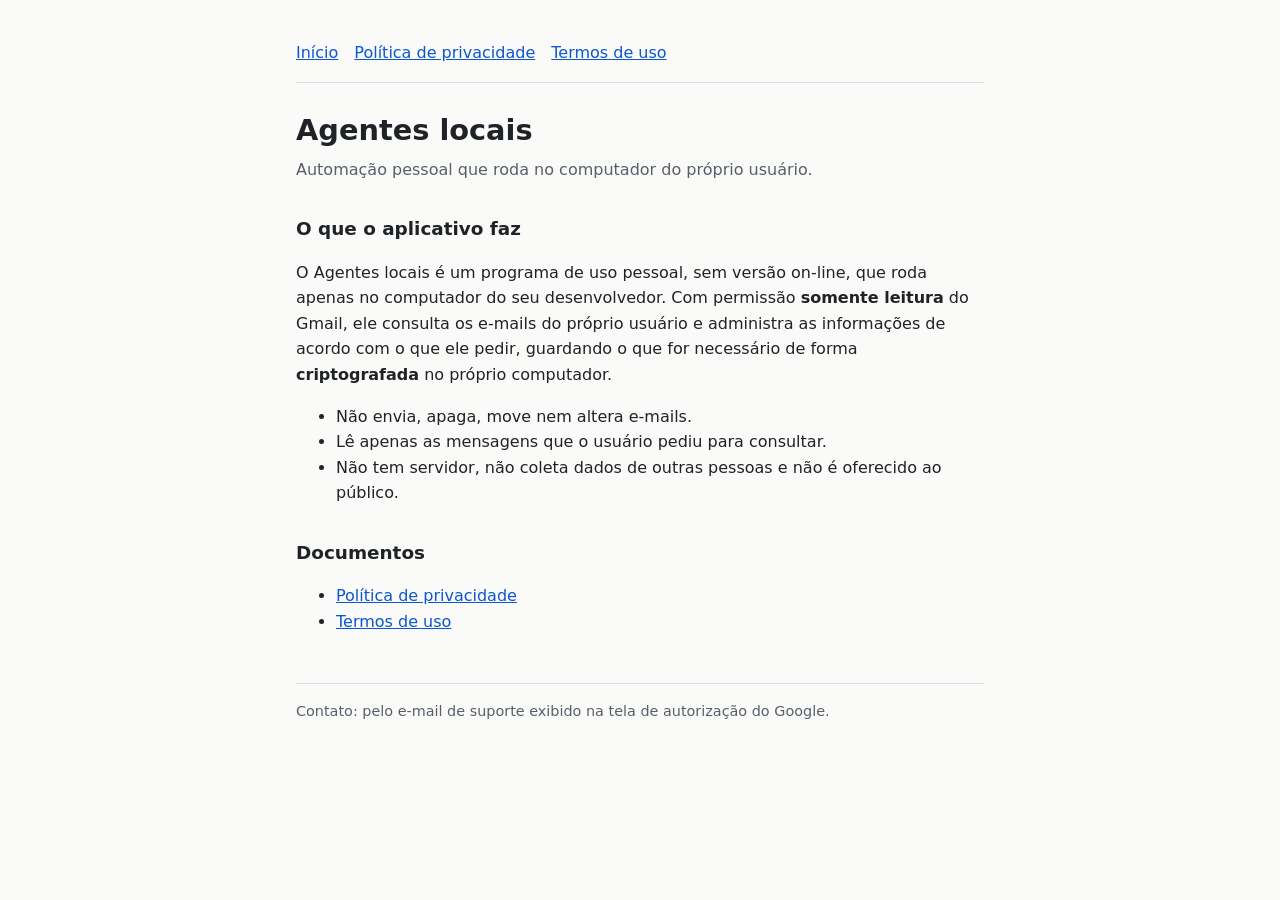
<file: index.html>
<!doctype html>
<html lang="pt-BR">
<head>
  <meta charset="utf-8">
  <meta name="viewport" content="width=device-width, initial-scale=1">
  <title>Agentes locais</title>
  <link rel="stylesheet" href="estilo.css">
</head>
<body>
<main>
  <nav><a href="index.html">Início</a><a href="privacidade.html">Política de privacidade</a><a href="termos.html">Termos de uso</a></nav>

  <h1>Agentes locais</h1>
  <p class="sub">Automação pessoal que roda no computador do próprio usuário.</p>

  <h2>O que o aplicativo faz</h2>
  <p>
    O Agentes locais é um programa de uso pessoal, sem versão on-line, que roda apenas no
    computador do seu desenvolvedor. Com permissão <strong>somente leitura</strong> do Gmail,
    ele consulta os e-mails do próprio usuário e administra as informações de acordo com o
    que ele pedir, guardando o que for necessário de forma <strong>criptografada</strong> no
    próprio computador.
  </p>
  <ul>
    <li>Não envia, apaga, move nem altera e-mails.</li>
    <li>Lê apenas as mensagens que o usuário pediu para consultar.</li>
    <li>Não tem servidor, não coleta dados de outras pessoas e não é oferecido ao público.</li>
  </ul>

  <h2>Documentos</h2>
  <ul>
    <li><a href="privacidade.html">Política de privacidade</a></li>
    <li><a href="termos.html">Termos de uso</a></li>
  </ul>

  <footer>Contato: pelo e-mail de suporte exibido na tela de autorização do Google.</footer>
</main>
</body>
</html>
</file>
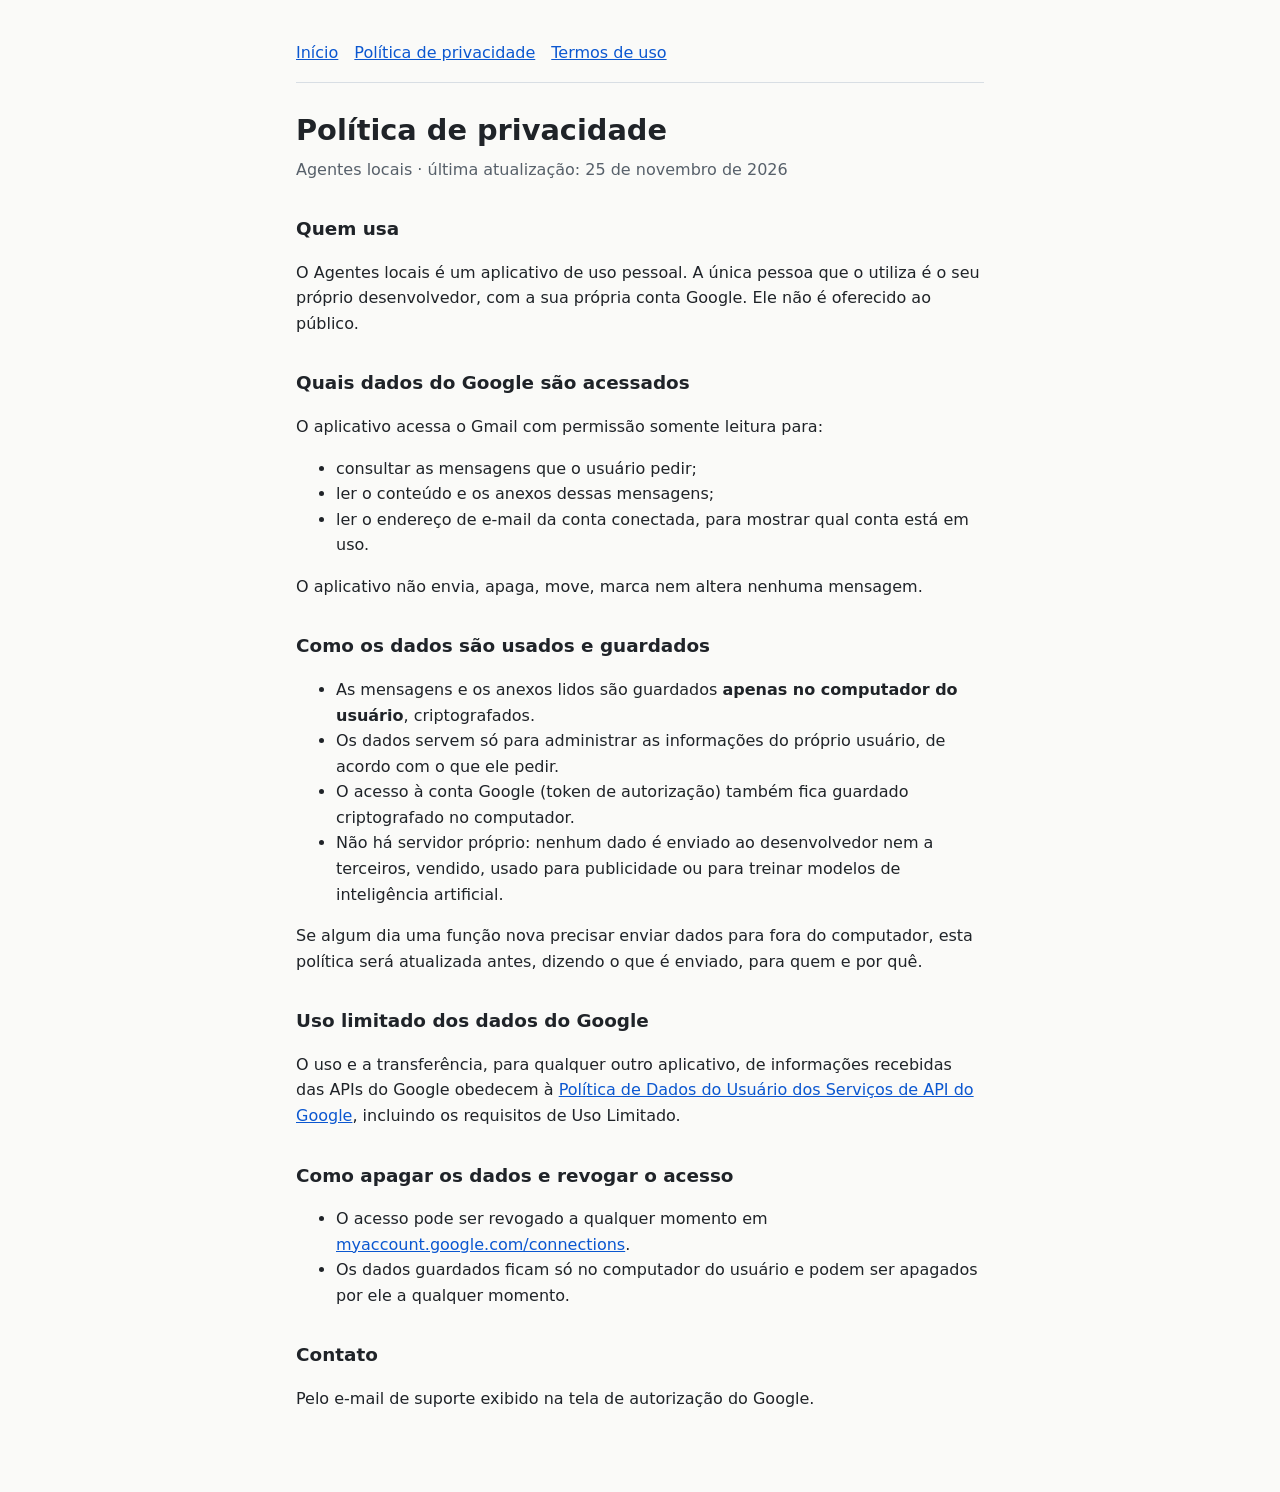
<file: privacidade.html>
<!doctype html>
<html lang="pt-BR">
<head>
  <meta charset="utf-8">
  <meta name="viewport" content="width=device-width, initial-scale=1">
  <title>Política de privacidade</title>
  <link rel="stylesheet" href="estilo.css">
</head>
<body>
<main>
  <nav><a href="index.html">Início</a><a href="privacidade.html">Política de privacidade</a><a href="termos.html">Termos de uso</a></nav>

  <h1>Política de privacidade</h1>
  <p class="sub">Agentes locais · última atualização: 25 de novembro de 2026</p>

  <h2>Quem usa</h2>
  <p>
    O Agentes locais é um aplicativo de uso pessoal. A única pessoa que o utiliza é o seu
    próprio desenvolvedor, com a sua própria conta Google. Ele não é oferecido ao público.
  </p>

  <h2>Quais dados do Google são acessados</h2>
  <p>
    O aplicativo acessa o Gmail com permissão somente leitura para:
  </p>
  <ul>
    <li>consultar as mensagens que o usuário pedir;</li>
    <li>ler o conteúdo e os anexos dessas mensagens;</li>
    <li>ler o endereço de e-mail da conta conectada, para mostrar qual conta está em uso.</li>
  </ul>
  <p>O aplicativo não envia, apaga, move, marca nem altera nenhuma mensagem.</p>

  <h2>Como os dados são usados e guardados</h2>
  <ul>
    <li>As mensagens e os anexos lidos são guardados <strong>apenas no computador do usuário</strong>, criptografados.</li>
    <li>Os dados servem só para administrar as informações do próprio usuário, de acordo com o que ele pedir.</li>
    <li>O acesso à conta Google (token de autorização) também fica guardado criptografado no computador.</li>
    <li>Não há servidor próprio: nenhum dado é enviado ao desenvolvedor nem a terceiros, vendido, usado para publicidade ou para treinar modelos de inteligência artificial.</li>
  </ul>
  <p>
    Se algum dia uma função nova precisar enviar dados para fora do computador, esta política
    será atualizada antes, dizendo o que é enviado, para quem e por quê.
  </p>

  <h2>Uso limitado dos dados do Google</h2>
  <p>
    O uso e a transferência, para qualquer outro aplicativo, de informações recebidas das APIs
    do Google obedecem à
    <a href="https://developers.google.com/terms/api-services-user-data-policy">Política de Dados do Usuário dos Serviços de API do Google</a>,
    incluindo os requisitos de Uso Limitado.
  </p>

  <h2>Como apagar os dados e revogar o acesso</h2>
  <ul>
    <li>O acesso pode ser revogado a qualquer momento em <a href="https://myaccount.google.com/connections">myaccount.google.com/connections</a>.</li>
    <li>Os dados guardados ficam só no computador do usuário e podem ser apagados por ele a qualquer momento.</li>
  </ul>

  <h2>Contato</h2>
  <p>Pelo e-mail de suporte exibido na tela de autorização do Google.</p>
</main>
</body>
</html>
</file>
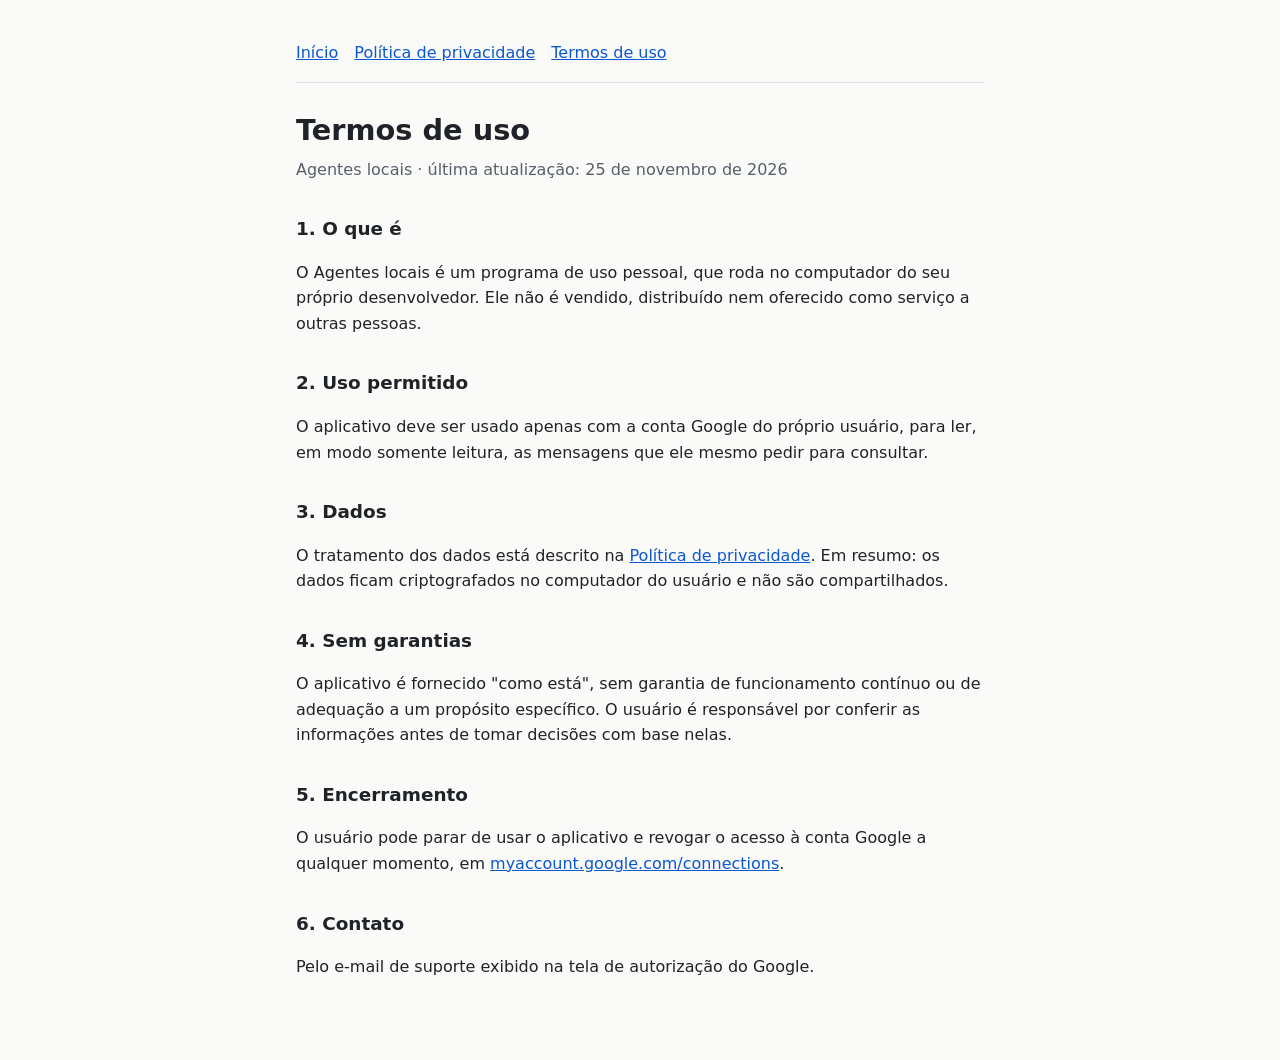
<file: termos.html>
<!doctype html>
<html lang="pt-BR">
<head>
  <meta charset="utf-8">
  <meta name="viewport" content="width=device-width, initial-scale=1">
  <title>Termos de uso</title>
  <link rel="stylesheet" href="estilo.css">
</head>
<body>
<main>
  <nav><a href="index.html">Início</a><a href="privacidade.html">Política de privacidade</a><a href="termos.html">Termos de uso</a></nav>

  <h1>Termos de uso</h1>
  <p class="sub">Agentes locais · última atualização: 25 de novembro de 2026</p>

  <h2>1. O que é</h2>
  <p>
    O Agentes locais é um programa de uso pessoal, que roda no computador do seu próprio
    desenvolvedor. Ele não é vendido, distribuído nem oferecido como serviço a outras pessoas.
  </p>

  <h2>2. Uso permitido</h2>
  <p>
    O aplicativo deve ser usado apenas com a conta Google do próprio usuário, para ler, em
    modo somente leitura, as mensagens que ele mesmo pedir para consultar.
  </p>

  <h2>3. Dados</h2>
  <p>
    O tratamento dos dados está descrito na <a href="privacidade.html">Política de privacidade</a>.
    Em resumo: os dados ficam criptografados no computador do usuário e não são compartilhados.
  </p>

  <h2>4. Sem garantias</h2>
  <p>
    O aplicativo é fornecido "como está", sem garantia de funcionamento contínuo ou de
    adequação a um propósito específico. O usuário é responsável por conferir as informações
    antes de tomar decisões com base nelas.
  </p>

  <h2>5. Encerramento</h2>
  <p>
    O usuário pode parar de usar o aplicativo e revogar o acesso à conta Google a qualquer
    momento, em <a href="https://myaccount.google.com/connections">myaccount.google.com/connections</a>.
  </p>

  <h2>6. Contato</h2>
  <p>Pelo e-mail de suporte exibido na tela de autorização do Google.</p>
</main>
</body>
</html>
</file>
<file: estilo.css>
:root {
  --fundo: #fafaf8;
  --texto: #1f2328;
  --suave: #57606a;
  --link: #0b57d0;
  --borda: #d8dee4;
}
@media (prefers-color-scheme: dark) {
  :root {
    --fundo: #16181c;
    --texto: #e6e8eb;
    --suave: #9aa4ae;
    --link: #8ab4f8;
    --borda: #30363d;
  }
}
* { box-sizing: border-box; }
body {
  margin: 0;
  background: var(--fundo);
  color: var(--texto);
  font: 16px/1.6 system-ui, -apple-system, "Segoe UI", Roboto, sans-serif;
}
main { max-width: 720px; margin: 0 auto; padding: 40px 16px 64px; }
h1 { font-size: 1.8rem; margin: 0 0 4px; }
h2 { font-size: 1.15rem; margin: 32px 0 8px; }
p, li { color: var(--texto); }
.sub { color: var(--suave); margin: 0 0 24px; }
a { color: var(--link); }
nav { display: flex; gap: 16px; flex-wrap: wrap; padding-bottom: 16px; margin-bottom: 24px; border-bottom: 1px solid var(--borda); }
footer { margin-top: 48px; padding-top: 16px; border-top: 1px solid var(--borda); color: var(--suave); font-size: 0.9rem; }
</file>
